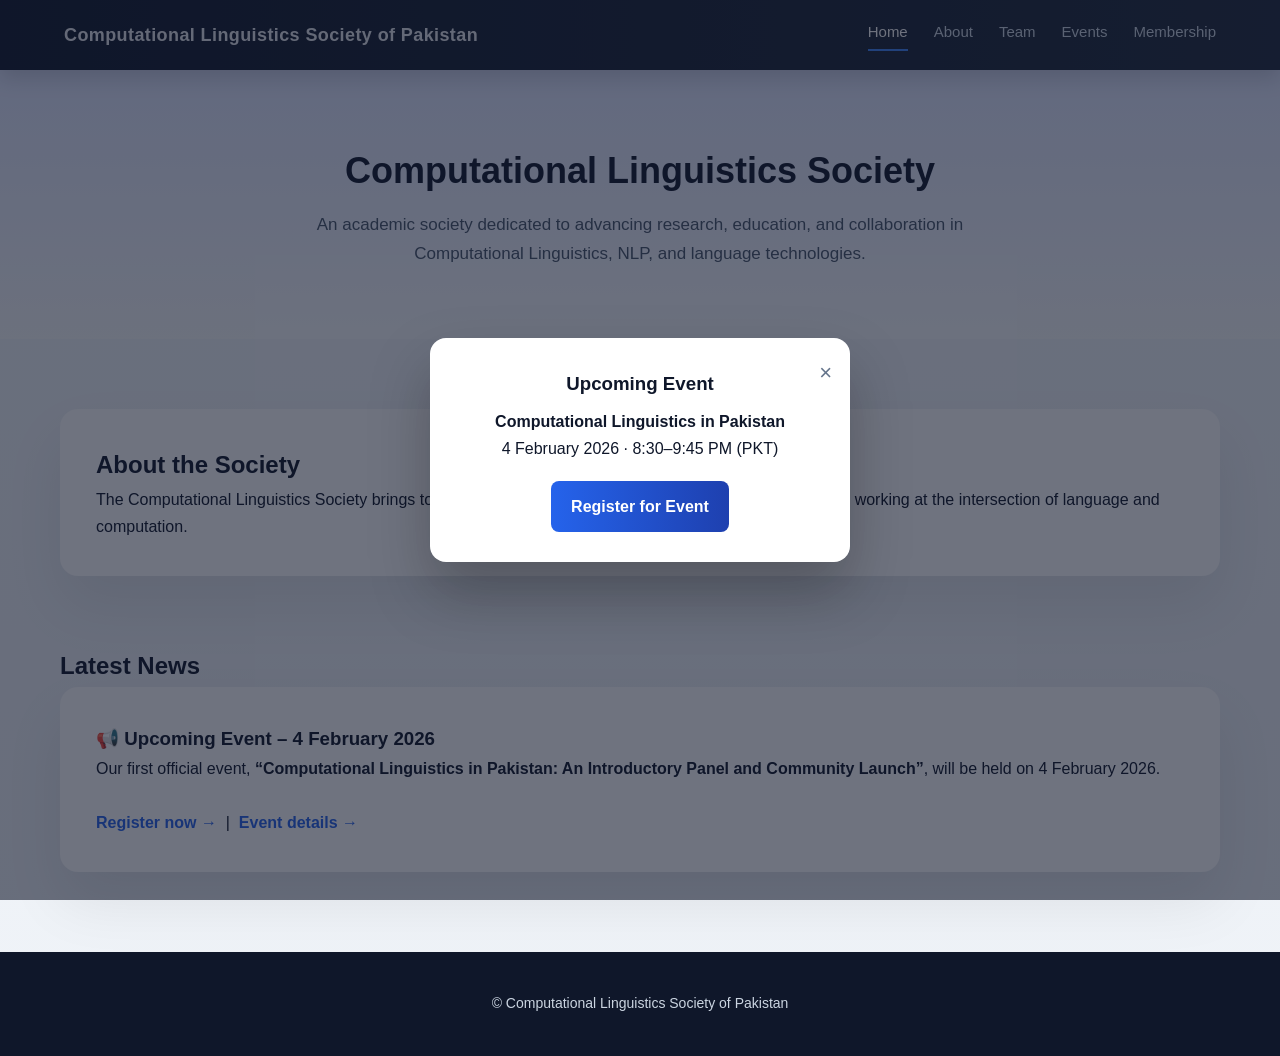
<file: index.html>
<!DOCTYPE html>
<html lang="en">
<head>
  <meta charset="UTF-8" />
  <title>Computational Linguistics Society of Pakistan</title>
  <meta name="viewport" content="width=device-width, initial-scale=1.0" />
  <link rel="stylesheet" href="style.css" />
</head>

<body>

<!-- NAVBAR -->
<nav class="navbar">
  <div class="nav-container">
    <a href="index.html" class="logo">
      Computational Linguistics Society of Pakistan
    </a>
    <div class="nav-links">
      <a href="index.html" class="active">Home</a>
      <a href="about.html">About</a>
      <a href="team.html">Team</a>
      <a href="events.html">Events</a>
      <a href="login.html">Membership</a>
    </div>
  </div>
</nav>

<!-- HERO -->
<section class="page-hero">
  <h1>Computational Linguistics Society</h1>
  <p>
    An academic society dedicated to advancing research, education, and
    collaboration in Computational Linguistics, NLP, and language technologies.
  </p>
</section>

<!-- ABOUT -->
<section class="content">
  <div class="content-card">
    <h2>About the Society</h2>
    <p>
      The Computational Linguistics Society brings together researchers,
      educators, students, and professionals working at the intersection
      of language and computation.
    </p>
  </div>
</section>

<!-- NEWS -->
<section class="content">
  <h2>Latest News</h2>
  <div class="team-grid">

    <div class="content-card">
      <h3>📢 Upcoming Event – 4 February 2026</h3>
      <p class="bio">
        Our first official event,
        <strong>“Computational Linguistics in Pakistan: An Introductory Panel
        and Community Launch”</strong>, will be held on 4 February 2026.
        <br><br>
        <a href="https://docs.google.com/forms/d/e/1FAIpQLSc2t8wG01qPTwlkGVwolimV5Qj5AZwBlKFkkvMOPv0Hpw7wVg/viewform"
           target="_blank" rel="noopener"
           style="color:#2563eb; font-weight:600;">
          Register now →
        </a>
        &nbsp;|&nbsp;
        <a href="events.html" style="color:#2563eb; font-weight:600;">
          Event details →
        </a>
      </p>
    </div>

  </div>
</section>

<!-- FOOTER -->
<footer class="footer">
  © Computational Linguistics Society of Pakistan
</footer>

<!-- POPUP -->
<div id="eventPopup" class="event-popup">
  <div class="popup-content">
    <span class="popup-close" onclick="closePopup()">×</span>
    <h3>Upcoming Event</h3>
    <p><strong>Computational Linguistics in Pakistan</strong></p>
    <p>4 February 2026 · 8:30–9:45 PM (PKT)</p>

    <a href="https://docs.google.com/forms/d/e/1FAIpQLSc2t8wG01qPTwlkGVwolimV5Qj5AZwBlKFkkvMOPv0Hpw7wVg/viewform"
       class="popup-btn"
       target="_blank" rel="noopener">
      Register for Event
    </a>
  </div>
</div>

<script>
  const popup = document.getElementById("eventPopup");

  function closePopup() {
    popup.classList.remove("show");
    sessionStorage.setItem("eventPopupShown", "yes");
  }

  window.addEventListener("load", () => {
    if (!sessionStorage.getItem("eventPopupShown")) {
      setTimeout(() => popup.classList.add("show"), 500);
      setTimeout(closePopup, 6500);
    }
  });
</script>

</body>
</html>
</file>
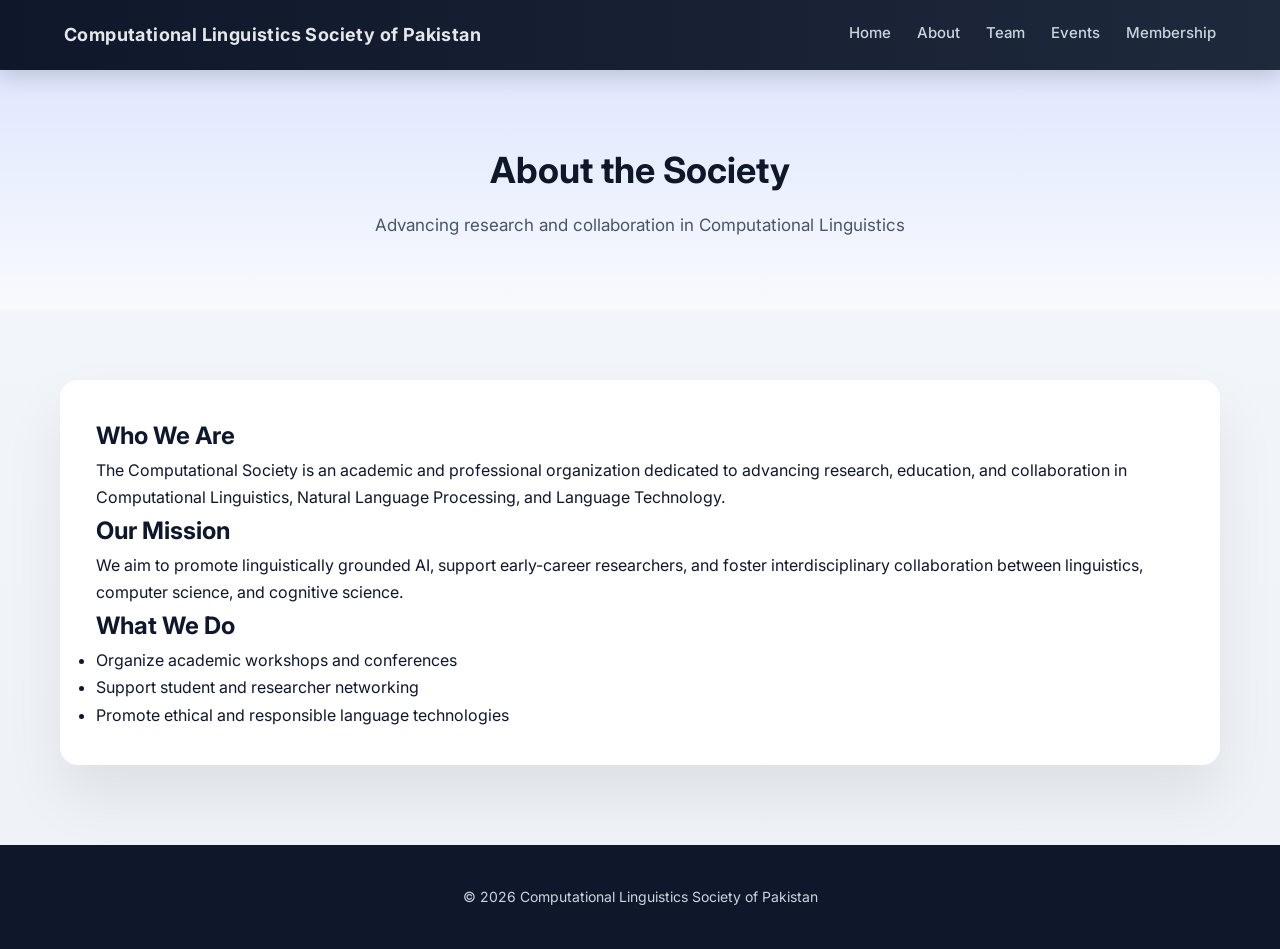
<file: about.html>
<!DOCTYPE html>
<html lang="en">
<head>
<meta charset="UTF-8">
<title>About | Computational Linguistics Society of Pakistan</title>
<meta name="viewport" content="width=device-width, initial-scale=1.0">
<link href="https://fonts.googleapis.com/css2?family=Inter:wght@400;500;600;700&display=swap" rel="stylesheet">
<link rel="stylesheet" href="style.css">
</head>

<body>

<nav class="navbar">
  <div class="nav-container">
    <span class="logo">Computational Linguistics Society of Pakistan</span>
    <div class="nav-links">
      <a href="index.html">Home</a>
      <a href="about.html">About</a>
      <a href="team.html">Team</a>
      <a href="events.html">Events</a>
      <a href="login.html">Membership</a>
    </div>
  </div>
</nav>



<section class="page-hero">
  <h1>About the Society</h1>
  <p>Advancing research and collaboration in Computational Linguistics</p>
</section>

<section class="content">
  <div class="content-card">
    <h2>Who We Are</h2>
    <p>
      The Computational Society is an academic and professional organization
      dedicated to advancing research, education, and collaboration in
      Computational Linguistics, Natural Language Processing, and Language Technology.
    </p>

    <h2>Our Mission</h2>
    <p>
      We aim to promote linguistically grounded AI, support early-career researchers,
      and foster interdisciplinary collaboration between linguistics, computer science,
      and cognitive science.
    </p>

    <h2>What We Do</h2>
    <ul>
      <li>Organize academic workshops and conferences</li>
      <li>Support student and researcher networking</li>
      <li>Promote ethical and responsible language technologies</li>
    </ul>
  </div>
</section>

<footer class="footer">
  © 2026 Computational Linguistics Society of Pakistan
</footer>

</body>
</html>
</file>
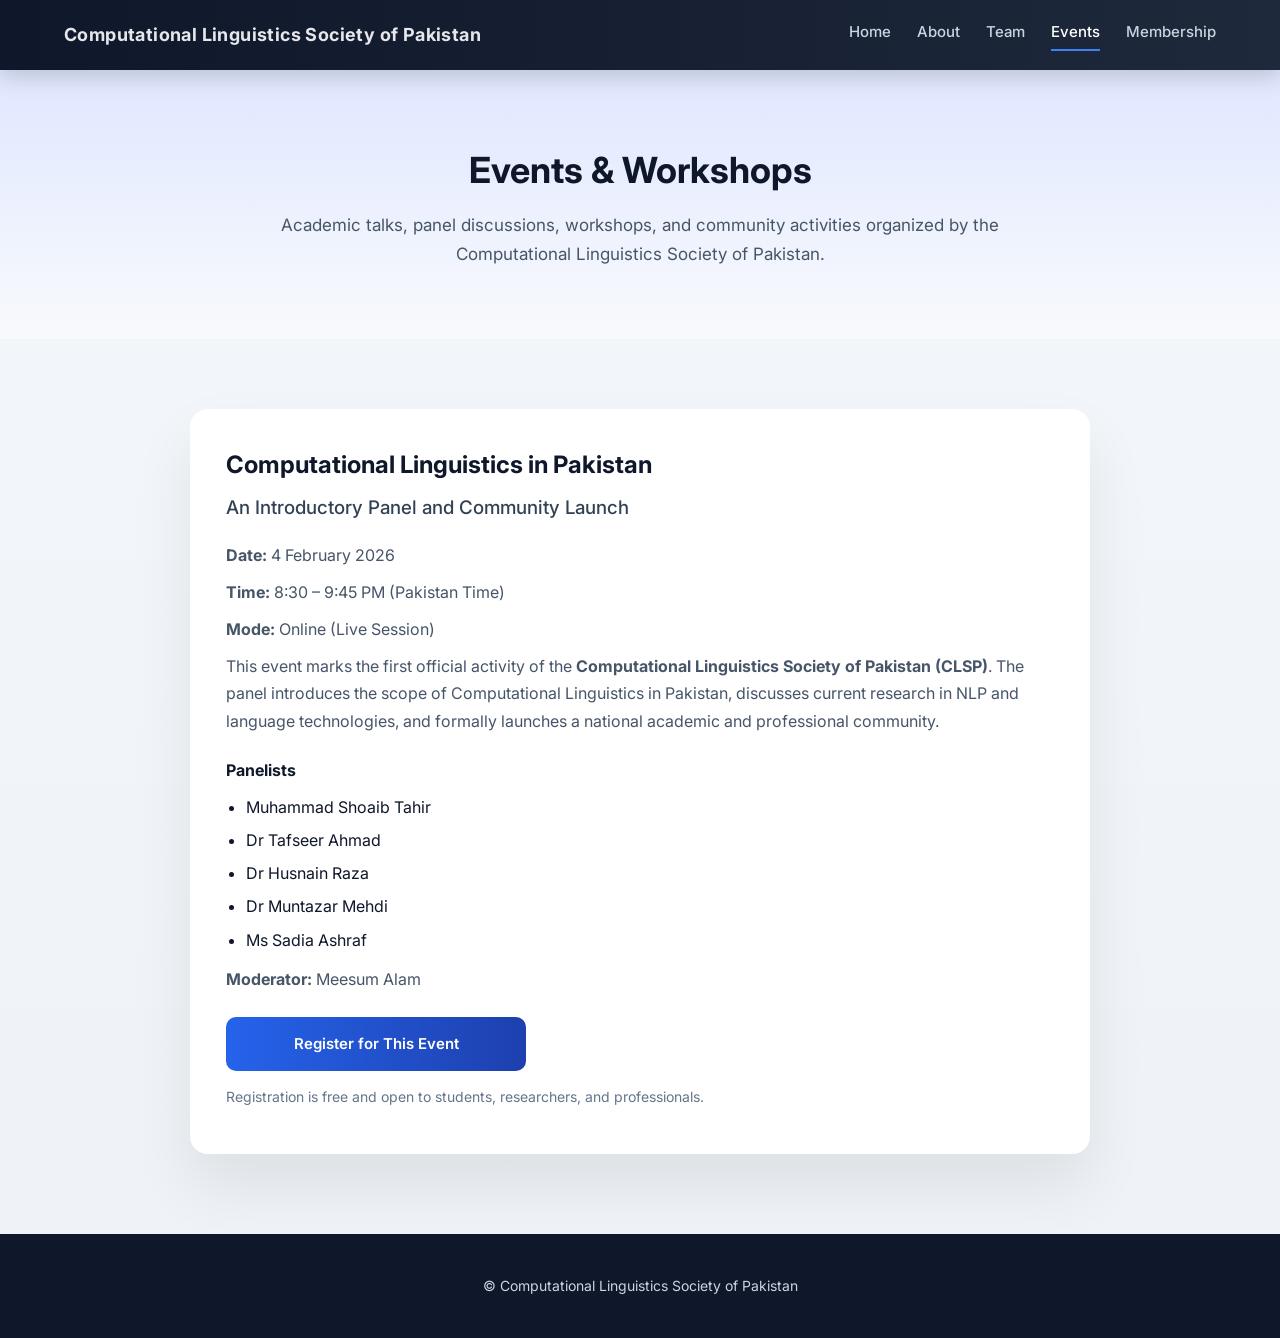
<file: events.html>
<!DOCTYPE html>
<html lang="en">
<head>
  <meta charset="UTF-8">
  <title>Events | Computational Linguistics Society of Pakistan</title>
  <meta name="viewport" content="width=device-width, initial-scale=1.0">

  <!-- Google Font -->
  <link href="https://fonts.googleapis.com/css2?family=Inter:wght@400;500;600;700&display=swap" rel="stylesheet">

  <!-- Main Stylesheet -->
  <link rel="stylesheet" href="style.css">
</head>

<body>

<!-- NAVBAR -->
<nav class="navbar">
  <div class="nav-container">
    <a href="index.html" class="logo">
      Computational Linguistics Society of Pakistan
    </a>
    <div class="nav-links">
      <a href="index.html">Home</a>
      <a href="about.html">About</a>
      <a href="team.html">Team</a>
      <a href="events.html" class="active">Events</a>
      <a href="login.html">Membership</a>
    </div>
  </div>
</nav>

<!-- HERO -->
<section class="page-hero">
  <h1>Events & Workshops</h1>
  <p>
    Academic talks, panel discussions, workshops, and community activities
    organized by the Computational Linguistics Society of Pakistan.
  </p>
</section>

<!-- EVENT CONTENT -->
<section class="content">

  <div class="event-card">

    <h2>Computational Linguistics in Pakistan</h2>
    <h3>An Introductory Panel and Community Launch</h3>

    <p><strong>Date:</strong> 4 February 2026</p>
    <p><strong>Time:</strong> 8:30 – 9:45 PM (Pakistan Time)</p>
    <p><strong>Mode:</strong> Online (Live Session)</p>

    <p>
      This event marks the first official activity of the
      <strong>Computational Linguistics Society of Pakistan (CLSP)</strong>.
      The panel introduces the scope of Computational Linguistics in Pakistan,
      discusses current research in NLP and language technologies, and formally
      launches a national academic and professional community.
    </p>

    <h4>Panelists</h4>
    <ul>
      <li>
        <a href="https://www.linkedin.com/in/muhammad-shoaib-tahir-3a9103179/"
           target="_blank" rel="noopener">
          Muhammad Shoaib Tahir
        </a>
      </li>
      <li>
        <a href="https://www.linkedin.com/in/tafseer-ahmed-8231a22/"
           target="_blank" rel="noopener">
          Dr Tafseer Ahmad
        </a>
      </li>
      <li>
        <a href="https://www.linkedin.com/in/husnain-raza/"
           target="_blank" rel="noopener">
          Dr Husnain Raza
        </a>
      </li>
      <li>
        Dr Muntazar Mehdi
      </li>
      <li>
        <a href="https://www.linkedin.com/in/sadia-ashraf1/"
           target="_blank" rel="noopener">
          Ms Sadia Ashraf
        </a>
      </li>
    </ul>

    <p>
      <strong>Moderator:</strong>
      <a href="https://www.linkedin.com/in/meesum-alam/"
         target="_blank" rel="noopener">
        Meesum Alam
      </a>
    </p>

    <!-- REGISTRATION BUTTON -->
    <a href="https://docs.google.com/forms/d/e/1FAIpQLSc2t8wG01qPTwlkGVwolimV5Qj5AZwBlKFkkvMOPv0Hpw7wVg/viewform"
       class="google-btn"
       target="_blank"
       rel="noopener"
       style="max-width:300px; margin-top:24px;">
      Register for This Event
    </a>

    <p style="margin-top:14px; font-size:14px; color:#64748b;">
      Registration is free and open to students, researchers, and professionals.
    </p>

  </div>

</section>

<!-- FOOTER -->
<footer class="footer">
  © Computational Linguistics Society of Pakistan
</footer>

</body>
</html>
</file>
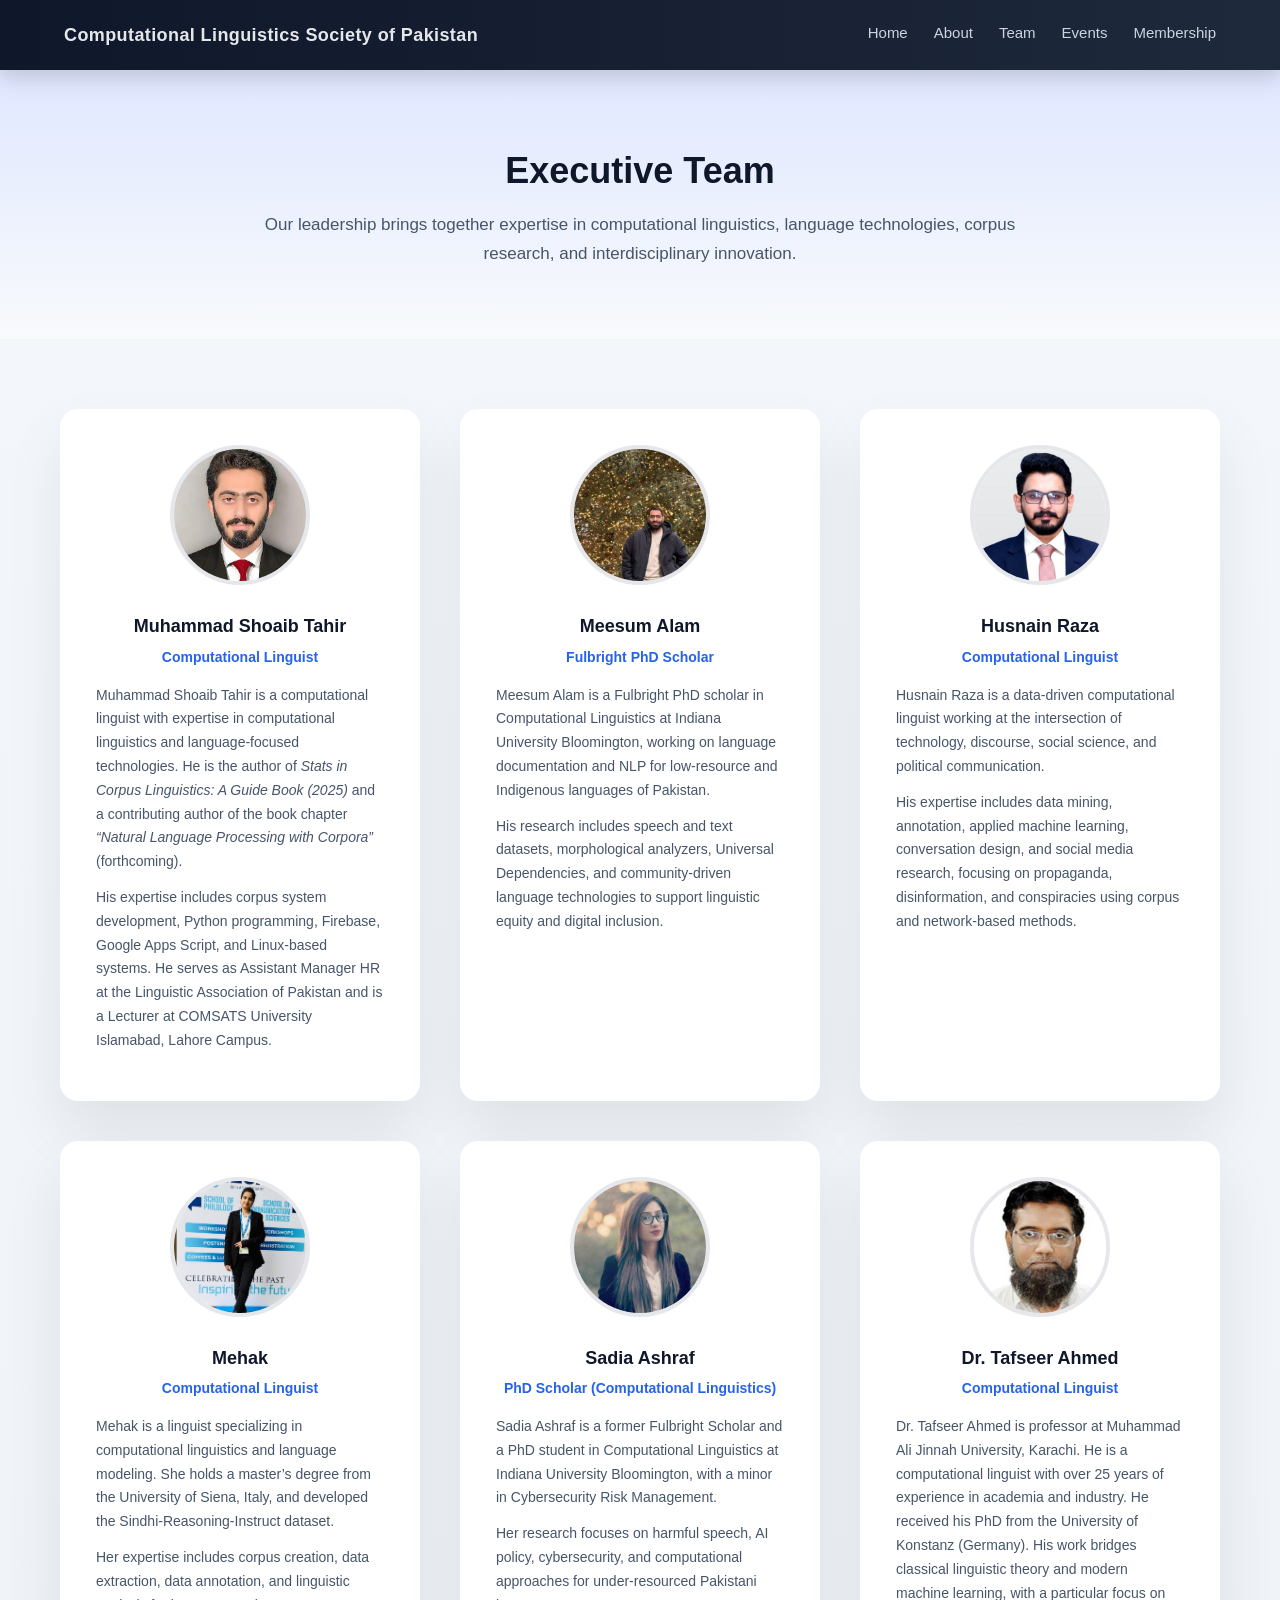
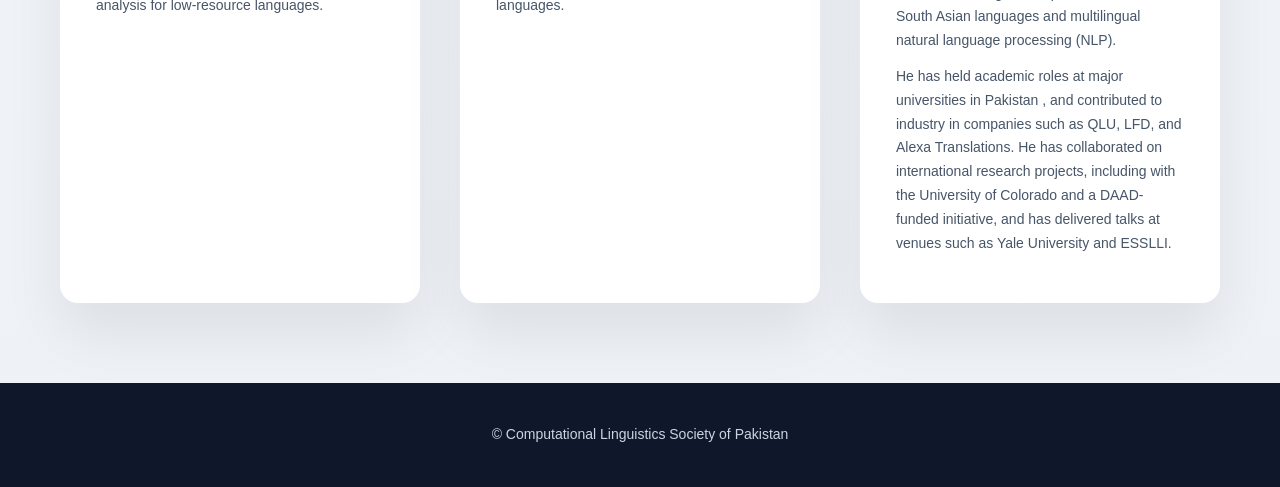
<file: team.html>
<!DOCTYPE html>
<html lang="en">
<head>
  <meta charset="UTF-8" />
  <title>Executive Committee Members | Computational Linguistics Society of Pakistan</title>
  <meta name="viewport" content="width=device-width, initial-scale=1.0" />
  <link rel="stylesheet" href="style.css" />
</head>

<body>

<!-- ================= NAVBAR ================= -->
<nav class="navbar">
  <div class="nav-container">
    <span class="logo">Computational Linguistics Society of Pakistan</span>
    <div class="nav-links">
      <a href="index.html">Home</a>
      <a href="about.html">About</a>
      <a href="team.html">Team</a>
      <a href="events.html">Events</a>
      <a href="login.html">Membership</a>
    </div>
  </div>
</nav>

<!-- ================= HERO ================= -->
<section class="page-hero">
  <h1>Executive Team</h1>
  <p>
    Our leadership brings together expertise in computational linguistics,
    language technologies, corpus research, and interdisciplinary innovation.
  </p>
</section>

<!-- ================= TEAM GRID ================= -->
<main class="content">
  <div class="team-grid">

    <!-- ================= Shoaib ================= -->
    <div class="team-card">
      <img src="images/shoaibtahir.jpeg" alt="Muhammad Shoaib Tahir">
      <h3>Muhammad Shoaib Tahir</h3>
      <p class="role">Computational Linguist</p>
      <p class="bio">
        Muhammad Shoaib Tahir is a computational linguist with expertise in
        computational linguistics and language-focused technologies. He is the
        author of <em>Stats in Corpus Linguistics: A Guide Book (2025)</em> and a
        contributing author of the book chapter <em>“Natural Language Processing
        with Corpora”</em> (forthcoming).
      </p>
      <p class="bio">
        His expertise includes corpus system development, Python programming,
        Firebase, Google Apps Script, and Linux-based systems. He serves as
        Assistant Manager HR at the Linguistic Association of Pakistan and is a
        Lecturer at COMSATS University Islamabad, Lahore Campus.
      </p>
    </div>

    <!-- ================= Meesum ================= -->
    <div class="team-card">
      <img src="images/meesum.jpeg" alt="Meesum Alam">
      <h3>Meesum Alam</h3>
      <p class="role">Fulbright PhD Scholar</p>
      <p class="bio">
        Meesum Alam is a Fulbright PhD scholar in Computational Linguistics at
        Indiana University Bloomington, working on language documentation and NLP
        for low-resource and Indigenous languages of Pakistan.
      </p>
      <p class="bio">
        His research includes speech and text datasets, morphological analyzers,
        Universal Dependencies, and community-driven language technologies to
        support linguistic equity and digital inclusion.
      </p>
    </div>

    <!-- ================= Husnain ================= -->
    <div class="team-card">
      <img src="images/husnain.jpeg" alt="Husnain Raza">
      <h3>Husnain Raza</h3>
      <p class="role">Computational Linguist</p>
      <p class="bio">
        Husnain Raza is a data-driven computational linguist working at the
        intersection of technology, discourse, social science, and political
        communication.
      </p>
      <p class="bio">
        His expertise includes data mining, annotation, applied machine learning,
        conversation design, and social media research, focusing on propaganda,
        disinformation, and conspiracies using corpus and network-based methods.
      </p>
    </div>

    <!-- ================= Mehak ================= -->
    <div class="team-card">
      <img src="images/mehak.jpeg" alt="Mehak">
      <h3>Mehak</h3>
      <p class="role">Computational Linguist</p>
      <p class="bio">
        Mehak is a linguist specializing in computational linguistics and language
        modeling. She holds a master’s degree from the University of Siena, Italy,
        and developed the Sindhi-Reasoning-Instruct dataset.
      </p>
      <p class="bio">
        Her expertise includes corpus creation, data extraction, data annotation,
        and linguistic analysis for low-resource languages.
      </p>
    </div>

    <!-- ================= Sadia ================= -->
    <div class="team-card">
      <img src="images/sadia.jpeg" alt="Sadia Ashraf">
      <h3>Sadia Ashraf</h3>
      <p class="role">PhD Scholar (Computational Linguistics)</p>
      <p class="bio">
        Sadia Ashraf is a former Fulbright Scholar and a PhD student in
        Computational Linguistics at Indiana University Bloomington, with a minor
        in Cybersecurity Risk Management.
      </p>
      <p class="bio">
        Her research focuses on harmful speech, AI policy, cybersecurity, and
        computational approaches for under-resourced Pakistani languages.
      </p>
    </div>

        <!-- ================= Tafseer ================= -->
    <div class="team-card">
      <img src="images/tafseer.jpg" alt="Dr. Tafseer Ahmed">
      <h3>Dr. Tafseer Ahmed</h3>
      <p class="role">Computational Linguist</p>
      <p class="bio">
        Dr. Tafseer Ahmed  is professor at Muhammad Ali Jinnah University, Karachi. He is a computational linguist with over 25 years of experience in academia and industry. 
        He received his PhD from the University of Konstanz (Germany). 
        His work bridges classical linguistic theory and modern machine learning, with a particular focus on South Asian languages and multilingual natural language processing (NLP).

      </p>
      <p class="bio">
        He has held academic roles at major universities in Pakistan , and contributed to industry in companies such as QLU, LFD, and Alexa Translations. 
        He has collaborated on international research projects, including with the University of Colorado and a DAAD-funded initiative, and has delivered talks at venues such as Yale University and ESSLLI.
      </p>
    </div>

  </div>
</main>

<!-- ================= FOOTER ================= -->
<footer class="footer">
  <p>© Computational Linguistics Society of Pakistan</p>
</footer>

</body>
</html>
</file>
<file: style.css>
/* =======================
   GLOBAL RESET
======================= */
* {
  margin: 0;
  padding: 0;
  box-sizing: border-box;
}

body {
  font-family: "Inter", "Segoe UI", Roboto, Arial, sans-serif;
  background: linear-gradient(180deg, #f4f7fb, #eef2f7);
  color: #0f172a;
  line-height: 1.7;
  padding-top: 70px; /* space for fixed navbar */
}

a {
  text-decoration: none;
  color: inherit;
}

/* =======================
   NAVBAR
======================= */
.navbar {
  position: fixed;
  top: 0;
  left: 0;
  width: 100%;
  height: 70px;
  background: linear-gradient(90deg, #0f172a, #1e293b);
  box-shadow: 0 8px 20px rgba(0, 0, 0, 0.15);
  z-index: 1000;
}

.nav-container {
  max-width: 1200px;
  height: 100%;
  margin: 0 auto;
  padding: 0 24px;
  display: flex;
  align-items: center;
  justify-content: space-between;
}

.logo {
  font-size: 18px;
  font-weight: 700;
  color: #e5e7eb;
  letter-spacing: 0.4px;
}

.nav-links {
  display: flex;
  gap: 26px;
}

.nav-links a {
  color: #cbd5e1;
  font-size: 15px;
  font-weight: 500;
  padding-bottom: 4px;
  transition: color 0.2s ease, border-color 0.2s ease;
}

.nav-links a:hover {
  color: #ffffff;
}

.nav-links a.active {
  color: #ffffff;
  border-bottom: 2px solid #3b82f6;
}

/* =======================
   HERO SECTIONS
======================= */
.page-hero {
  background: linear-gradient(180deg, #e0e7ff, #f8fafc);
  padding: 70px 30px;
  text-align: center;
}

.page-hero h1 {
  font-size: 36px;
  margin-bottom: 10px;
}

.page-hero h2 {
  font-size: 28px;
  margin-bottom: 8px;
}

.page-hero p {
  color: #475569;
  font-size: 17px;
  max-width: 760px;
  margin: auto;
}

/* =======================
   CONTENT WRAPPER
======================= */
.content {
  max-width: 1200px;
  margin: 70px auto;
  padding: 0 20px;
}

/* =======================
   CARDS
======================= */
.content-card,
.event-card,
.auth-card,
.team-card {
  background: #ffffff;
  padding: 36px;
  border-radius: 18px;
  box-shadow: 0 30px 60px rgba(0, 0, 0, 0.08);
}

/* =======================
   EVENTS
======================= */
.event-card {
  max-width: 900px;
  margin: 0 auto;
}

.event-card h2 {
  margin-bottom: 6px;
}

.event-card h3 {
  margin-bottom: 18px;
  font-weight: 500;
  color: #334155;
}

.event-card h4 {
  margin-top: 22px;
  margin-bottom: 10px;
}

.event-card p {
  color: #475569;
  margin-bottom: 10px;
}

.event-card ul {
  margin-left: 20px;
  margin-bottom: 12px;
}

.event-card ul li {
  margin-bottom: 6px;
}

/* Event poster image */
.event-poster {
  width: 100%;
  max-width: 480px;
  display: block;
  margin: 0 auto 28px;
  border-radius: 10px;
  box-shadow: 0 12px 30px rgba(0, 0, 0, 0.15);
}

/* =======================
   POPUP (EVENT ANNOUNCEMENT)
======================= */
.event-popup {
  position: fixed;
  inset: 0;
  background: rgba(15, 23, 42, 0.6);
  display: flex;
  align-items: center;
  justify-content: center;
  z-index: 2000;

  /* Animation control */
  opacity: 0;
  visibility: hidden;
  transition: opacity 0.3s ease;
}

.event-popup.show {
  opacity: 1;
  visibility: visible;
}

.popup-content {
  position: relative;
  background: #ffffff;
  padding: 30px;
  border-radius: 16px;
  max-width: 420px;
  width: 90%;
  text-align: center;
  box-shadow: 0 30px 60px rgba(0, 0, 0, 0.25);

  /* Animation */
  transform: scale(0.92) translateY(10px);
  opacity: 0;
  transition: transform 0.35s ease, opacity 0.35s ease;
}

.event-popup.show .popup-content {
  transform: scale(1) translateY(0);
  opacity: 1;
}

.popup-content h3 {
  margin-bottom: 8px;
}

.popup-btn {
  display: inline-block;
  margin-top: 18px;
  padding: 12px 20px;
  background: linear-gradient(90deg, #2563eb, #1e40af);
  color: #ffffff;
  border-radius: 8px;
  font-weight: 600;
}

.popup-close {
  position: absolute;
  top: 16px;
  right: 18px;
  font-size: 22px;
  cursor: pointer;
  color: #64748b;
}


/* =======================
   LOGIN / MEMBERSHIP
======================= */
.page-center {
  min-height: calc(100vh - 80px);
  display: flex;
  align-items: center;
  justify-content: center;
  padding: 40px 16px;
}

.auth-card {
  max-width: 460px;
  width: 100%;
  text-align: center;
}

.auth-card h1 {
  margin-bottom: 10px;
}

.subtitle {
  color: #555;
  margin-bottom: 28px;
  font-size: 15px;
}

.google-btn {
  display: flex;
  align-items: center;
  justify-content: center;
  gap: 12px;
  width: 100%;
  padding: 14px;
  font-size: 15px;
  font-weight: 600;
  background: linear-gradient(90deg, #2563eb, #1e40af);
  color: #ffffff;
  border: none;
  border-radius: 10px;
  cursor: pointer;
  transition: transform 0.15s ease, box-shadow 0.15s ease;
}

.google-btn:hover {
  transform: translateY(-1px);
  box-shadow: 0 12px 25px rgba(37, 99, 235, 0.35);
}

.note {
  margin-top: 18px;
  font-size: 13px;
  color: #64748b;
}

/* =======================
   TEAM GRID
======================= */
.team-grid {
  display: grid;
  grid-template-columns: repeat(auto-fit, minmax(280px, 1fr));
  gap: 40px;
}

.team-card {
  text-align: center;
}

.team-card img {
  width: 140px;
  height: 140px;
  object-fit: cover;
  border-radius: 50%;
  margin-bottom: 18px;
  border: 4px solid #e5e7eb;
}

.team-card h3 {
  font-size: 18px;
  margin-bottom: 4px;
}

.team-card .role {
  font-size: 14px;
  font-weight: 600;
  color: #2563eb;
  margin-bottom: 14px;
}

.team-card .bio {
  font-size: 14px;
  color: #475569;
  text-align: left;
  margin-bottom: 12px;
}

/* =======================
   FOOTER
======================= */
.footer {
  background: #0f172a;
  color: #cbd5e1;
  padding: 40px 20px;
  text-align: center;
  margin-top: 80px;
  font-size: 14px;
}

/* =======================
   RESPONSIVE
======================= */
@media (max-width: 768px) {
  .nav-links {
    display: none;
  }

  .page-hero h1 {
    font-size: 28px;
  }

  .page-hero h2 {
    font-size: 22px;
  }

  .team-card img {
    width: 120px;
    height: 120px;
  }
}
</file>
